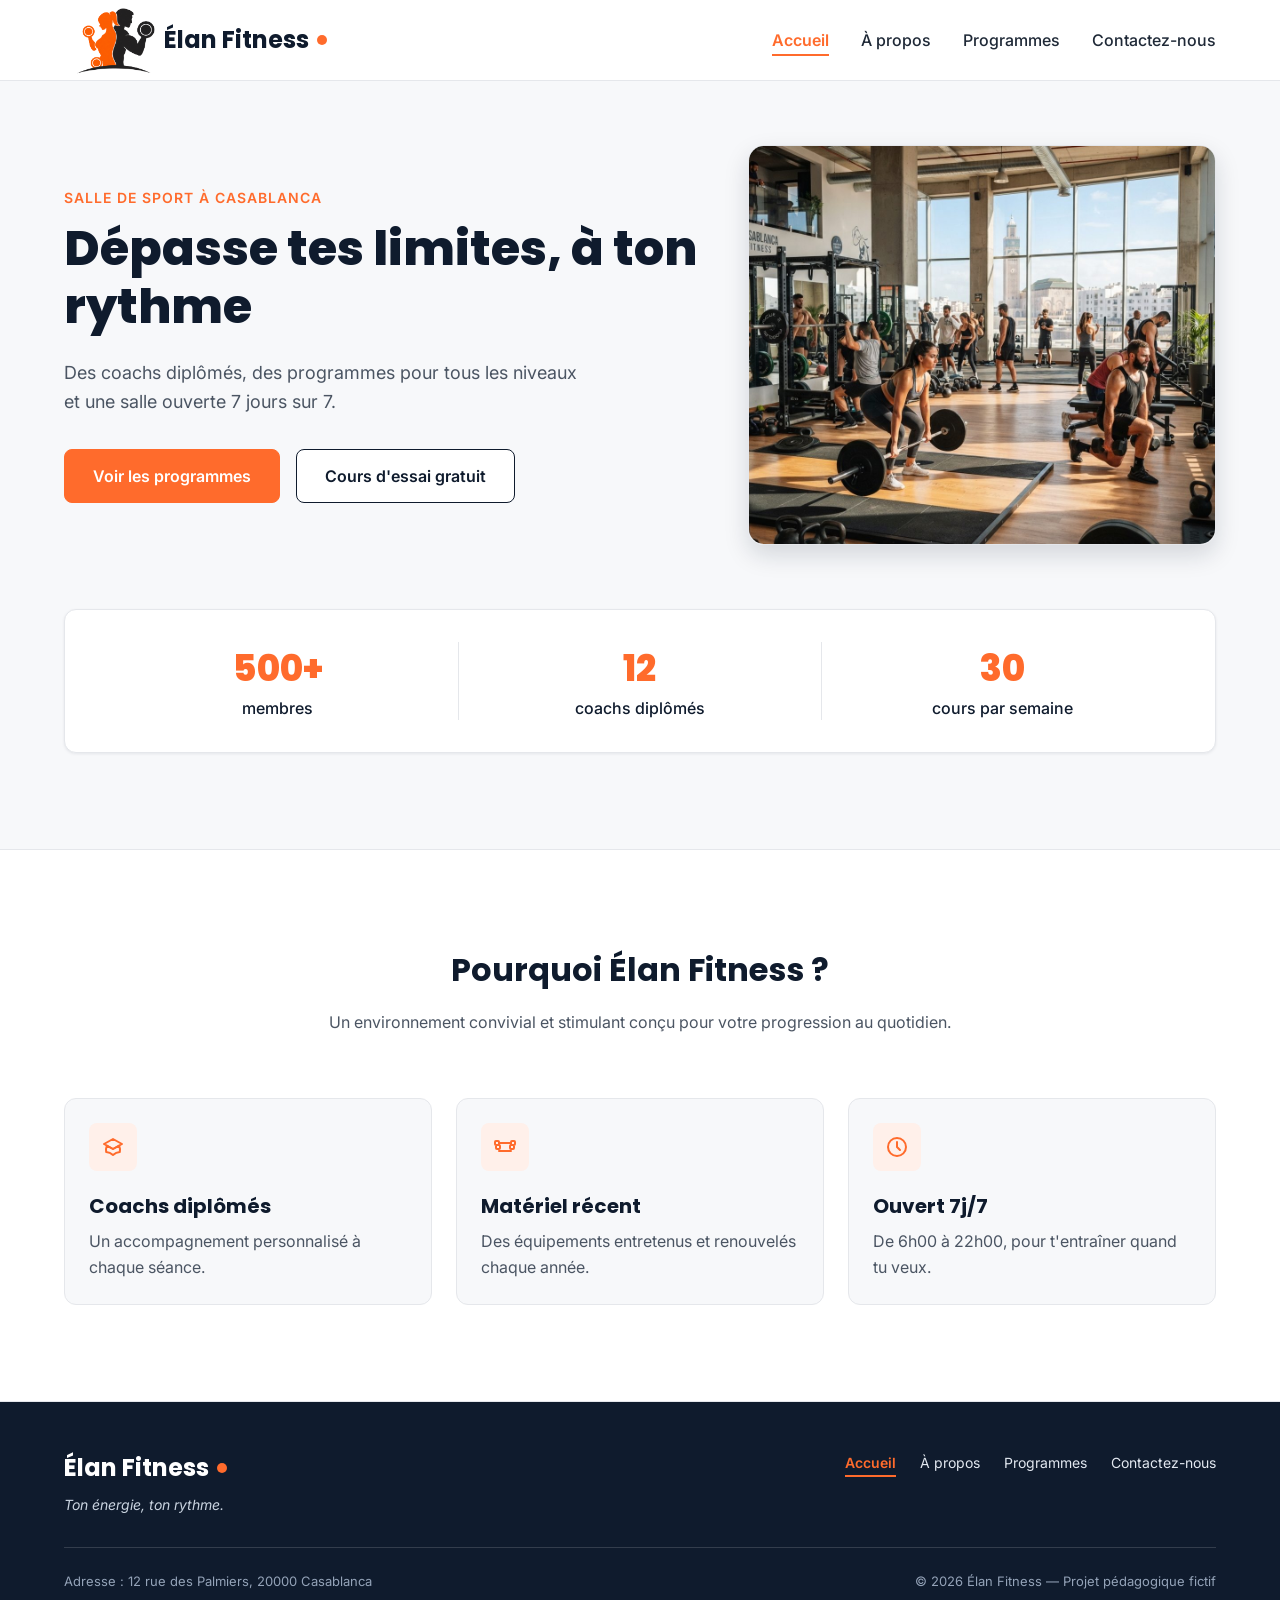
<file: Dy2 3 4 5/index.html>
<!DOCTYPE html>
<html lang="fr">

<head>
  <meta charset="UTF-8">
  <meta name="viewport" content="width=device-width, initial-scale=1">
  <meta name="description"
    content="Élan Fitness, salle de sport à Casablanca : musculation, yoga, cardio et boxe fitness avec des coachs diplômés. Réservez votre cours d'essai gratuit.">
  <title>Élan Fitness | Salle de sport à Casablanca</title>

  <link rel="preconnect" href="https://fonts.googleapis.com">
  <link rel="preconnect" href="https://fonts.gstatic.com" crossorigin>
  <link
    href="https://fonts.googleapis.com/css2?family=Inter:wght@400;500;600&family=Poppins:wght@600;700;800&display=swap"
    rel="stylesheet">

  <link rel="stylesheet" href="style.css">
</head>

<body>

  <header class="en-tete">
    <div class="conteneur en-tete-contenu">
      <a href="#accueil" class="logo"><img src="img/ChatGPT Image 9 oct. 2026, 14_54_00.png" alt="">Élan Fitness</a>


      <nav aria-label="Navigation principale">
        <img src="img/icone-coach.svg" alt="">
        <ul class="menu">
          <li><a href="#accueil" class="lien-actif">Accueil</a></li>
          <li><a href="a-propos.html">À propos</a></li>
          <li><a href="program.html">Programmes</a></li>
          <li><a href="contactez-nous.html">Contactez-nous</a></li>
        </ul>
      </nav>
    </div>
  </header>

  <main>

    <section id="accueil" class="hero">
      <div class="conteneur">

        <div class="hero-contenu">
          <div class="hero-texte">
            <p class="sur-titre">Salle de sport à Casablanca</p>
            <h1>Dépasse tes limites, à ton rythme</h1>
            <p class="hero-description">
              Des coachs diplômés, des programmes pour tous les niveaux et une salle ouverte 7 jours sur 7.
            </p>
            <div class="boutons">
              <a href="#programmes" class="bouton bouton-principal">Voir les programmes</a>
              <a href="#contact" class="bouton bouton-secondaire">Cours d'essai gratuit</a>
            </div>
          </div>

          <img class="hero-image" src="img/hero.jpg"
            alt="Des personnes s'entraînent dans une salle de sport lumineuse à Casablanca">
        </div>

        <div class="chiffres">
          <div class="chiffre">
            <p class="chiffre-nombre">500+</p>
            <p>membres</p>
          </div>
          <div class="chiffre">
            <p class="chiffre-nombre">12</p>
            <p>coachs diplômés</p>
          </div>
          <div class="chiffre">
            <p class="chiffre-nombre">30</p>
            <p>cours par semaine</p>
          </div>
        </div>

      </div>
    </section>

    <section class="section section-blanche">
      <div class="conteneur">

        <div class="section-titre">
          <h2>Pourquoi Élan Fitness ?</h2>
          <p>Un environnement convivial et stimulant conçu pour votre progression au quotidien.</p>
        </div>

        <div class="cartes">
          <article class="carte carte-avantage">
            <div class="icone"><img src="img/icone-coach.svg" alt=""></div>
            <h3>Coachs diplômés</h3>
            <p>Un accompagnement personnalisé à chaque séance.</p>
          </article>

          <article class="carte carte-avantage">
            <div class="icone"><img src="img/icone-materiel.svg" alt=""></div>
            <h3>Matériel récent</h3>
            <p>Des équipements entretenus et renouvelés chaque année.</p>
          </article>

          <article class="carte carte-avantage">
            <div class="icone"><img src="img/icone-horloge.svg" alt=""></div>
            <h3>Ouvert 7j/7</h3>
            <p>De 6h00 à 22h00, pour t'entraîner quand tu veux.</p>
          </article>
        </div>

      </div>
    </section>



  </main>

  <footer class="pied-de-page">
    <div class="conteneur">

      <div class="pied-haut">
        <div>
          <p class="logo logo-clair">Élan Fitness</p>
          <p class="slogan">Ton énergie, ton rythme.</p>
        </div>

        <nav aria-label="Navigation du pied de page">
          <ul class="menu menu-pied">
            <li><a href="#accueil" class="lien-actif">Accueil</a></li>
            <li><a href="a-propos.html">À propos</a></li>
            <li><a href="program.html">Programmes</a></li>
            <li><a href="contactez-nous.html">Contactez-nous</a></li>
          </ul>
        </nav>
      </div>

      <div class="pied-bas">
        <p>Adresse : 12 rue des Palmiers, 20000 Casablanca</p>
        <p>&copy; 2026 Élan Fitness — Projet pédagogique fictif</p>
      </div>

    </div>
  </footer>

</body>

</html>
</file>
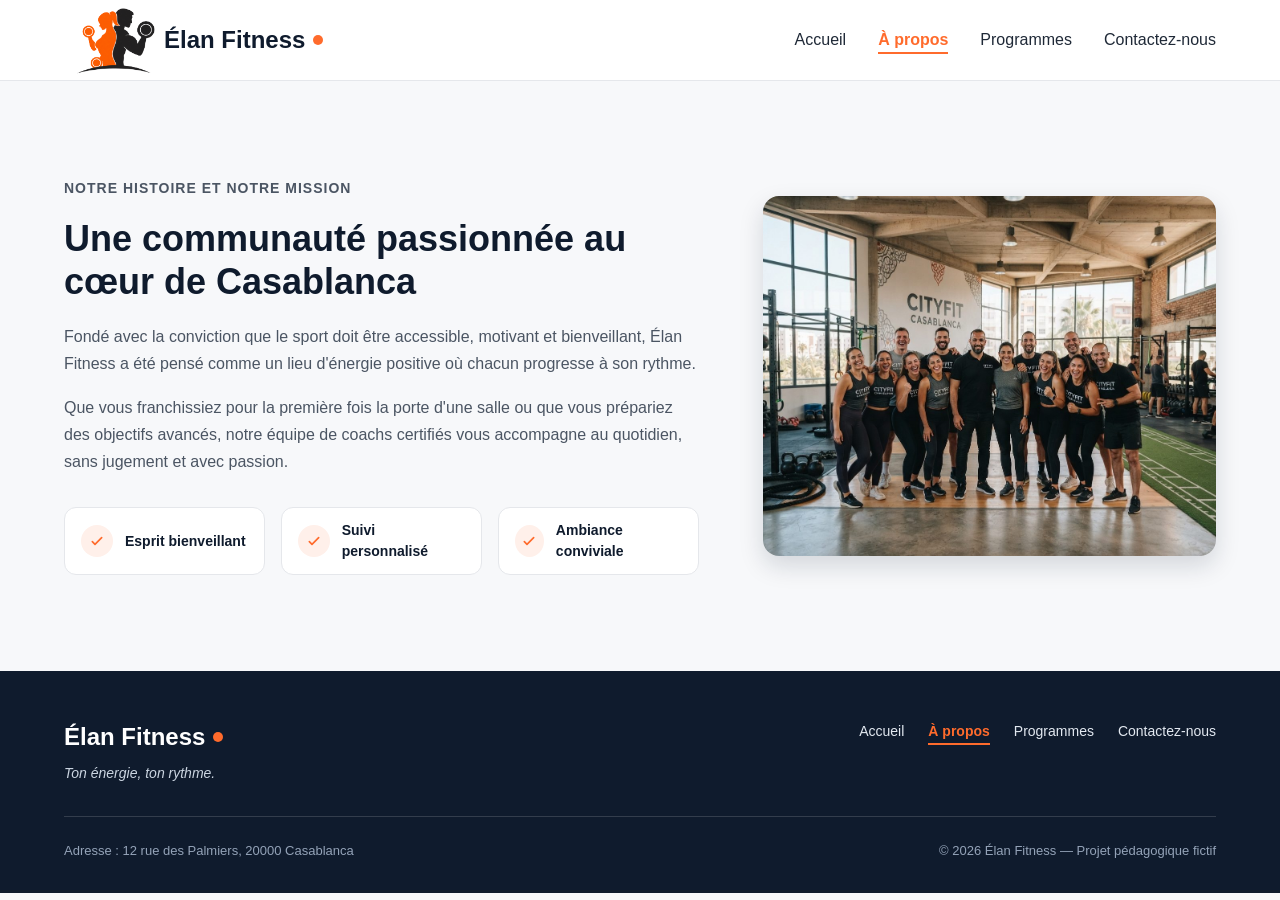
<file: Dy2 3 4 5/a-propos.html>
<!DOCTYPE html>
<html lang="en">

<head>
    <meta charset="UTF-8">
    <meta name="viewport" content="width=device-width, initial-scale=1.0">
    <link rel="stylesheet" href="style.css">
    <title>Document</title>
</head>

<body>
    <header class="en-tete">
        <div class="conteneur en-tete-contenu">
            <a href="index.html" class="logo"><img src="img/ChatGPT Image 9 oct. 2026, 14_54_00.png" alt="">Élan Fitness</a>


            <nav aria-label="Navigation principale">
                <img src="img/icone-coach.svg" alt="">

                <ul class="menu">
                    <li><a href="index.html">Accueil</a></li>
                    <li><a href="a-propos.html" class="lien-actif">À propos</a></li>
                    <li><a href="program.html">Programmes</a></li>
                    <li><a href="contactez-nous.html">Contactez-nous</a></li>
                </ul>
            </nav>
        </div>
    </header>
    <main>

        <section id="a-propos" class="section">
            <div class="conteneur apropos-contenu">

                <div class="apropos-texte">
                    <p class="sur-titre">Notre histoire et notre mission</p>
                    <h2>Une communauté passionnée au cœur de Casablanca</h2>
                    <p>
                        Fondé avec la conviction que le sport doit être accessible, motivant et bienveillant,
                        Élan Fitness a été pensé comme un lieu d'énergie positive où chacun progresse à son rythme.
                    </p>
                    <p>
                        Que vous franchissiez pour la première fois la porte d'une salle ou que vous prépariez des
                        objectifs avancés, notre équipe de coachs certifiés vous accompagne au quotidien, sans
                        jugement et avec passion.
                    </p>

                    <ul class="valeurs">
                        <li class="valeur">
                            <div class="icone icone-petite"><img src="img/icone-check.svg" alt=""></div>
                            <span>Esprit bienveillant</span>
                        </li>
                        <li class="valeur">
                            <div class="icone icone-petite"><img src="img/icone-check.svg" alt=""></div>
                            <span>Suivi personnalisé</span>
                        </li>
                        <li class="valeur">
                            <div class="icone icone-petite"><img src="img/icone-check.svg" alt=""></div>
                            <span>Ambiance conviviale</span>
                        </li>
                    </ul>
                </div>

                <img class="apropos-image" src="img/equipe.jpg"
                    alt="L'équipe de coachs d'Élan Fitness réunie dans la salle">

            </div>
        </section>
    </main>

    <footer class="pied-de-page">
        <div class="conteneur">

            <div class="pied-haut">
                <div>
                    <p class="logo logo-clair">Élan Fitness</p>
                    <p class="slogan">Ton énergie, ton rythme.</p>
                </div>

                <nav aria-label="Navigation du pied de page">
                    <ul class="menu menu-pied">
                        <li><a href="index.html">Accueil</a></li>
                        <li><a href="a-propos.html" class="lien-actif">À propos</a></li>
                        <li><a href="program.html">Programmes</a></li>
                        <li><a href="contactez-nous">Contactez-nous</a></li>
                    </ul>
                </nav>
            </div>

            <div class="pied-bas">
                <p>Adresse : 12 rue des Palmiers, 20000 Casablanca</p>
                <p>&copy; 2026 Élan Fitness — Projet pédagogique fictif</p>
            </div>

        </div>
    </footer>
</body>

</html>
</file>
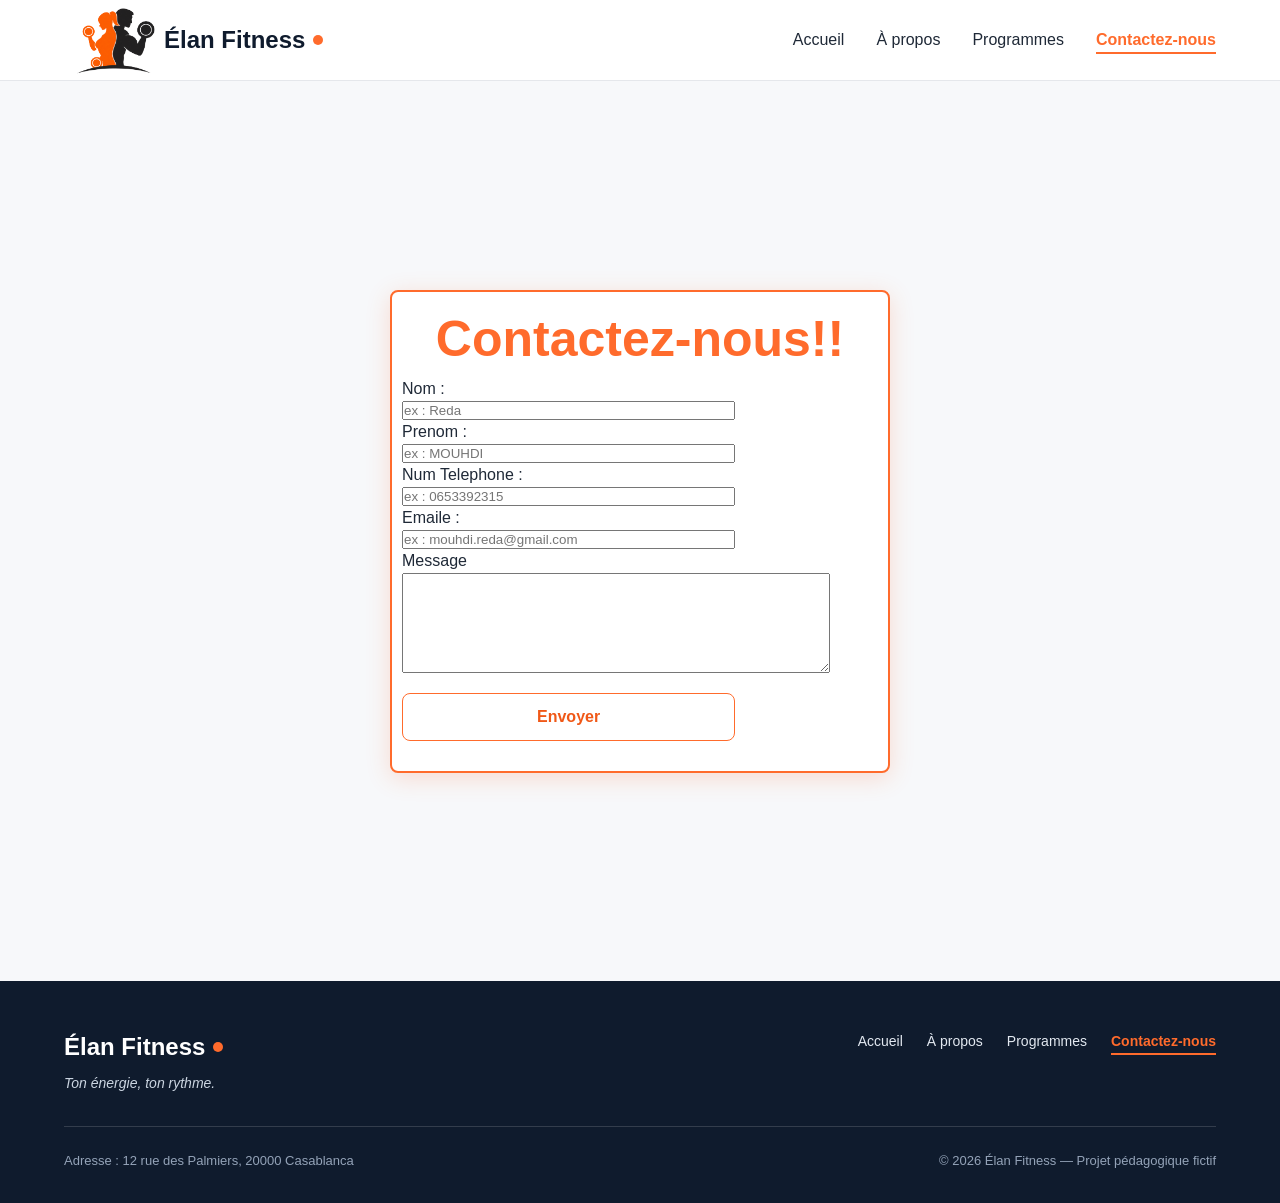
<file: Dy2 3 4 5/contactez-nous.html>
<!DOCTYPE html>
<html lang="en">

<head>
    <meta charset="UTF-8">
    <meta name="viewport" content="width=device-width, initial-scale=1.0">
    <link rel="stylesheet" href="style.css">
    <title>Document</title>
</head>

<body>
    <header class="en-tete">
        <div class="conteneur en-tete-contenu">
            <a href="index.html" class="logo"><img src="img/ChatGPT Image 9 oct. 2026, 14_54_00.png" alt="">Élan Fitness</a>


            <nav aria-label="Navigation principale">
                <img src="img/icone-coach.svg" alt="">

                <ul class="menu">
                    <li><a href="index.html">Accueil</a></li>
                    <li><a href="a-propos.html">À propos</a></li>
                    <li><a href="program.html">Programmes</a></li>
                    <li><a href="contactez-nous.html" class="lien-actif">Contactez-nous</a></li>
                </ul>
            </nav>
        </div>
    </header>
    <div>
        <div class="contact-nous">
            <form action="index.html" class="contact-form formule-populaire">
                <h1>Contactez-nous!!</h1>
                <label for="non" aria-required="true">Nom :</label>
                <input type="text" id="non" placeholder="ex : Reda" required>

                <label for="pnom">Prenom :</label>
                <input type="text" id="pnom" placeholder="ex : MOUHDI" required>

                <label for="phone">Num Telephone :</label>
                <input type="tel" id="phone" placeholder="ex : 0653392315" pattern="[0](5|6|7)[0-9]{8}" required>

                <label for="email">Emaile :</label>
                <input type="text" id="email" placeholder="ex : mouhdi.reda@gmail.com" required>

                <label for="massage">Message</label>
                <textarea id="massage" required></textarea>

                <input id="btn" class="bouton bouton-secondaire" type="submit" value="Envoyer">
            </form>
        </div>
    </div>
    <footer class="pied-de-page">
        <div class="conteneur">

            <div class="pied-haut">
                <div>
                    <p class="logo logo-clair">Élan Fitness</p>
                    <p class="slogan">Ton énergie, ton rythme.</p>
                </div>

                <nav aria-label="Navigation du pied de page">
                    <ul class="menu menu-pied">
                        <li><a href="#accueil">Accueil</a></li>
                        <li><a href="a-propos.html">À propos</a></li>
                        <li><a href="program.html">Programmes</a></li>
                        <li><a href="contactez-nous.html" class="lien-actif">Contactez-nous</a></li>
                    </ul>
                </nav>
            </div>

            <div class="pied-bas">
                <p>Adresse : 12 rue des Palmiers, 20000 Casablanca</p>
                <p>&copy; 2026 Élan Fitness — Projet pédagogique fictif</p>
            </div>

        </div>
    </footer>
</body>

</html>
</file>
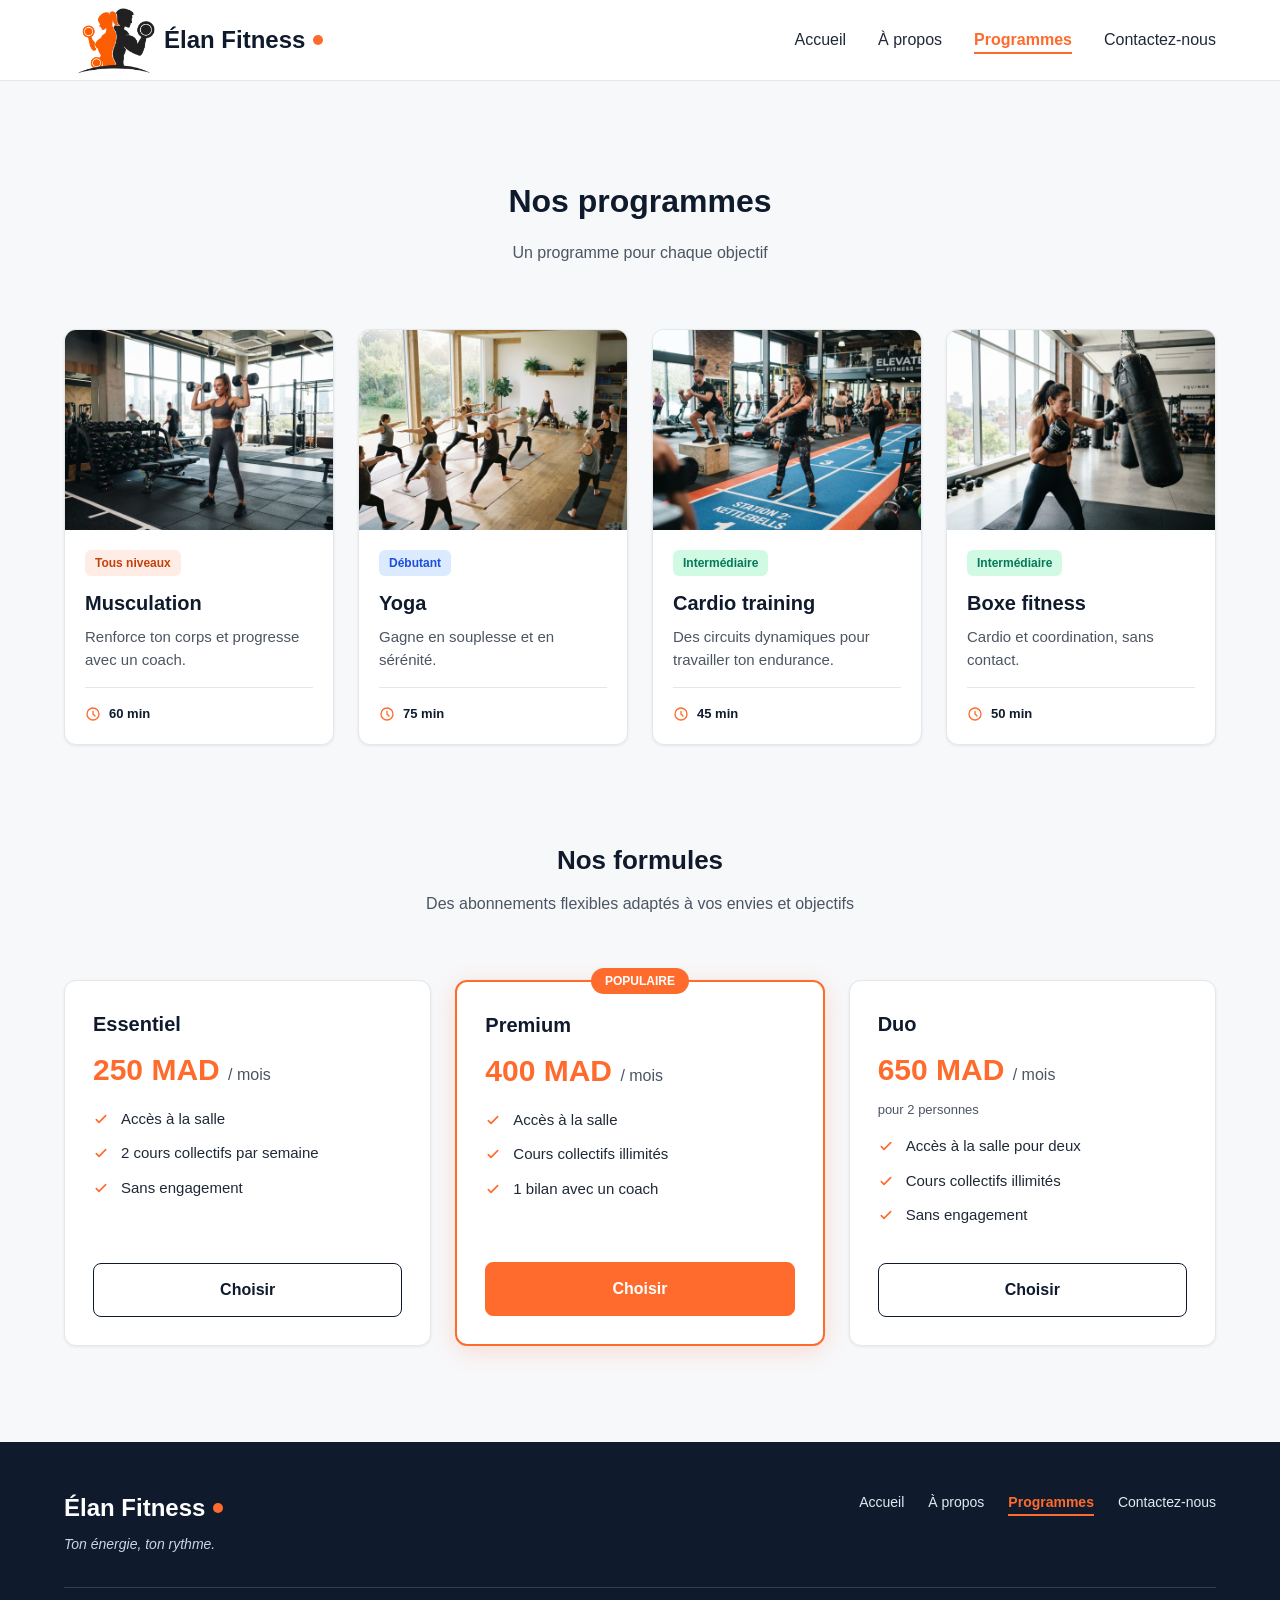
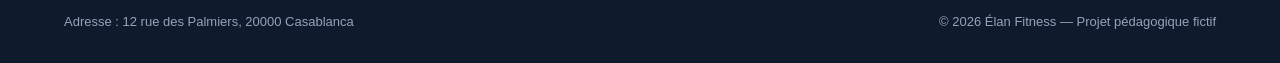
<file: Dy2 3 4 5/program.html>
<!DOCTYPE html>
<html lang="en">

<head>
    <meta charset="UTF-8">
    <meta name="viewport" content="width=device-width, initial-scale=1.0">
    <title>Document</title>
    <link rel="stylesheet" href="style.css">
</head>

<body>
    <header class="en-tete">
        <div class="conteneur en-tete-contenu">
            <a href="index.html" class="logo"><img src="img/ChatGPT Image 9 oct. 2026, 14_54_00.png" alt="">Élan Fitness</a>

            <nav aria-label="Navigation principale">
                <img src="img/icone-coach.svg" alt="">

                <ul class="menu">
                    <li><a href="index.html">Accueil</a></li>
                    <li><a href="a-propos.html">À propos</a></li>
                    <li><a href="program.html" class="lien-actif">Programmes</a></li>
                    <li><a href="contactez-nous.html">Contactez-nous</a></li>
                </ul>
            </nav>
        </div>
    </header>
    <main>
    <section id="programmes" class="section">
        <div class="conteneur">

            <div class="section-titre">
                <h2>Nos programmes</h2>
                <p>Un programme pour chaque objectif</p>
            </div>

            <div class="cartes">

                <article class="carte carte-programme">
                    <img src="img/musculation.jpg" alt="Une sportive soulève des haltères dans l'espace musculation">
                    <div class="programme-corps">
                        <span class="etiquette etiquette-orange">Tous niveaux</span>
                        <h3>Musculation</h3>
                        <p>Renforce ton corps et progresse avec un coach.</p>
                        <p class="duree"><img src="img/icone-duree.svg" alt="">60 min</p>
                    </div>
                </article>

                <article class="carte carte-programme">
                    <img src="img/yoga.jpg" alt="Un groupe pratique le yoga sur des tapis dans une salle lumineuse">
                    <div class="programme-corps">
                        <span class="etiquette etiquette-bleue">Débutant</span>
                        <h3>Yoga</h3>
                        <p>Gagne en souplesse et en sérénité.</p>
                        <p class="duree"><img src="img/icone-duree.svg" alt="">75 min</p>
                    </div>
                </article>

                <article class="carte carte-programme">
                    <img src="img/cardio.jpg"
                        alt="Des sportifs suivent un circuit de cardio training avec des kettlebells">
                    <div class="programme-corps">
                        <span class="etiquette etiquette-verte">Intermédiaire</span>
                        <h3>Cardio training</h3>
                        <p>Des circuits dynamiques pour travailler ton endurance.</p>
                        <p class="duree"><img src="img/icone-duree.svg" alt="">45 min</p>
                    </div>
                </article>

                <article class="carte carte-programme">
                    <img src="img/boxe.jpg" alt="Une sportive frappe un sac de frappe pendant un cours de boxe fitness">
                    <div class="programme-corps">
                        <span class="etiquette etiquette-verte">Intermédiaire</span>
                        <h3>Boxe fitness</h3>
                        <p>Cardio et coordination, sans contact.</p>
                        <p class="duree"><img src="img/icone-duree.svg" alt="">50 min</p>
                    </div>
                </article>

            </div>

            <div class="formules">

                <div class="section-titre">
                    <h3>Nos formules</h3>
                    <p>Des abonnements flexibles adaptés à vos envies et objectifs</p>
                </div>

                <div class="cartes">

                    <article class="carte formule">
                        <h4>Essentiel</h4>
                        <p class="prix">250 MAD <span>/ mois</span></p>
                        <ul class="formule-liste">
                            <li>Accès à la salle</li>
                            <li>2 cours collectifs par semaine</li>
                            <li>Sans engagement</li>
                        </ul>
                        <a href="#contact" class="bouton bouton-secondaire">Choisir</a>
                    </article>

                    <article class="carte formule formule-populaire">
                        <p class="badge-populaire">Populaire</p>
                        <h4>Premium</h4>
                        <p class="prix">400 MAD <span>/ mois</span></p>
                        <ul class="formule-liste">
                            <li>Accès à la salle</li>
                            <li>Cours collectifs illimités</li>
                            <li>1 bilan avec un coach</li>
                        </ul>
                        <a href="#contact" class="bouton bouton-principal">Choisir</a>
                    </article>

                    <article class="carte formule">
                        <h4>Duo</h4>
                        <p class="prix">650 MAD <span>/ mois</span></p>
                        <p class="prix-note">pour 2 personnes</p>
                        <ul class="formule-liste">
                            <li>Accès à la salle pour deux</li>
                            <li>Cours collectifs illimités</li>
                            <li>Sans engagement</li>
                        </ul>
                        <a href="#contact" class="bouton bouton-secondaire">Choisir</a>
                    </article>

                </div>
            </div>

        </div>
    </section>
    <main>


        <footer class="pied-de-page">
            <div class="conteneur">

                <div class="pied-haut">
                    <div>
                        <p class="logo logo-clair">Élan Fitness</p>
                        <p class="slogan">Ton énergie, ton rythme.</p>
                    </div>

                    <nav aria-label="Navigation du pied de page">
                        <ul class="menu menu-pied">
                            <li><a href="#accueil">Accueil</a></li>
                            <li><a href="a-propos.html">À propos</a></li>
                            <li><a href="program.html" class="lien-actif">Programmes</a></li>
                            <li><a href="contactez-nous.html">Contactez-nous</a></li>
                        </ul>
                    </nav>
                </div>

                <div class="pied-bas">
                    <p>Adresse : 12 rue des Palmiers, 20000 Casablanca</p>
                    <p>&copy; 2026 Élan Fitness — Projet pédagogique fictif</p>
                </div>

            </div>
        </footer>
</body>

</html>
</file>
<file: Dy2 3 4 5/style.css>
* {
  box-sizing: border-box;
  margin: 0;
  padding: 0;
}

html {
  scroll-behavior: smooth;
}

body {
  font-family: 'Inter', Arial, sans-serif;
  font-size: 16px;
  line-height: 1.5;
  color: #1F2937;
  background-color: #F7F8FA;
}

h1,
h2,
h3,
h4 {
  font-family: 'Poppins', Arial, sans-serif;
  color: #0F1B2D;
}

a {
  color: inherit;
  text-decoration: none;
}

ul {
  list-style: none;
}

img {
  display: block;
  max-width: 100%;
}

a:focus-visible,
button:focus-visible {
  outline: 3px solid #FF6B2C;
  outline-offset: 2px;
}

.conteneur {
  width: 100%;
  max-width: 1200px;
  margin: 0 auto;
  padding: 0 24px;
}

.section {
  padding: 96px 0;
}

.section-blanche {
  background-color: #FFFFFF;
  border-top: 1px solid #E5E7EB;
  border-bottom: 1px solid #E5E7EB;
}

.section-titre {
  max-width: 640px;
  margin: 0 auto 64px;
  text-align: center;
}

.section-titre h2 {
  font-size: 32px;
  margin-bottom: 16px;
}

.section-titre h3 {
  font-size: 26px;
  margin-bottom: 12px;
}

.section-titre p {
  color: #4B5563;
}

.sur-titre {
  font-size: 14px;
  font-weight: 600;
  color: #FF6B2C;
  text-transform: uppercase;
  letter-spacing: 1px;
  margin-bottom: 12px;
}

.bouton {
  display: inline-block;
  padding: 14px 28px;
  border-radius: 8px;
  font-size: 16px;
  font-weight: 600;
  text-align: center;
  cursor: pointer;
}

.bouton-principal {
  background-color: #FF6B2C;
  border: 1px solid #FF6B2C;
  color: #FFFFFF;
}

.bouton-principal:hover {
  background-color: #F05817;
}

.bouton-secondaire {
  background-color: #FFFFFF;
  border: 1px solid #0F1B2D;
  color: #0F1B2D;
}

.bouton-secondaire:hover {
  background-color: #F3F4F6;
}

.cartes {
  display: flex;
  gap: 24px;
}

.carte {
  flex: 1;
  background-color: #FFFFFF;
  border: 1px solid #E5E7EB;
  border-radius: 12px;
  box-shadow: 0 1px 3px rgba(15, 27, 45, 0.08);
}

.icone {
  width: 48px;
  height: 48px;
  background-color: #FFF0EA;
  border-radius: 8px;
  display: flex;
  align-items: center;
  justify-content: center;
}

.icone img {
  width: 24px;
  height: 24px;
}

.icone-petite {
  width: 32px;
  height: 32px;
  border-radius: 50%;
}

.icone-petite img {
  width: 16px;
  height: 16px;
}

.en-tete {
  position: sticky;
  top: 0;
  z-index: 10;
  background-color: #FFFFFF;
  border-bottom: 1px solid #E5E7EB;
}

.en-tete-contenu {
  height: 80px;
  display: flex;
  align-items: center;
  justify-content: space-between;
}

.logo {
  display: flex;
  align-items: center;
  font-family: 'Poppins', Arial, sans-serif;
  font-size: 24px;
  font-weight: 700;
  color: #0F1B2D;
}

.logo img{
  box-sizing: content-box;
  height: 80px;
}

.logo::after {
  content: "";
  width: 10px;
  height: 10px;
  margin-left: 8px;
  background-color: #FF6B2C;
  border-radius: 50%;
}

.menu {
  display: flex;
  gap: 32px;
}

.conteneur>nav img {
  height: 25px;
  display: none;
}

.menu a {
  font-weight: 500;
  padding-bottom: 4px;
  border-bottom: 2px solid transparent;
}

.menu a:hover {
  color: #FF6B2C;
}

.menu .lien-actif {
  color: #FF6B2C;
  font-weight: 600;
  border-bottom-color: #FF6B2C;
}

.hero {
  padding: 64px 0 96px;
}

.hero-contenu {
  display: flex;
  align-items: center;
  gap: 32px;
}

.hero-texte {
  flex: 7;
}

.hero-texte h1 {
  font-size: 48px;
  font-weight: 800;
  line-height: 1.2;
  margin-bottom: 24px;
}

.hero-description {
  max-width: 520px;
  font-size: 18px;
  line-height: 1.6;
  color: #4B5563;
  margin-bottom: 32px;
}

.boutons {
  display: flex;
  flex-wrap: wrap;
  gap: 16px;
}

.hero-image {
  flex: 5;
  min-width: 0;
  height: 400px;
  object-fit: cover;
  border-radius: 16px;
  border: 1px solid #E5E7EB;
  box-shadow: 0 10px 25px rgba(15, 27, 45, 0.15);
}

.chiffres {
  display: flex;
  margin-top: 64px;
  padding: 32px;
  background-color: #FFFFFF;
  border: 1px solid #E5E7EB;
  border-radius: 12px;
  box-shadow: 0 1px 3px rgba(15, 27, 45, 0.08);
}

.chiffre {
  flex: 1;
  text-align: center;
  font-weight: 500;
  color: #0F1B2D;
}

.chiffre+.chiffre {
  border-left: 1px solid #E5E7EB;
}

.chiffre-nombre {
  font-family: 'Poppins', Arial, sans-serif;
  font-size: 36px;
  font-weight: 800;
  color: #FF6B2C;
}

.carte-avantage {
  padding: 24px;
  background-color: #F7F8FA;
  box-shadow: none;
}

.carte-avantage .icone {
  margin-bottom: 20px;
}

.carte-avantage h3 {
  font-size: 20px;
  margin-bottom: 8px;
}

.carte-avantage p {
  color: #4B5563;
  line-height: 1.6;
}

.apropos-contenu {
  display: flex;
  align-items: center;
  gap: 64px;
}

.apropos-texte {
  flex: 7;
}

.apropos-texte h2 {
  font-size: 36px;
  line-height: 1.2;
  margin-bottom: 20px;
}

.apropos-texte p {
  color: #4B5563;
  line-height: 1.7;
  margin-bottom: 16px;
}

.valeurs {
  display: flex;
  gap: 16px;
  margin-top: 32px;
}

.valeur {
  flex: 1;
  display: flex;
  align-items: center;
  gap: 12px;
  padding: 12px 16px;
  background-color: #FFFFFF;
  border: 1px solid #E5E7EB;
  border-radius: 12px;
  font-family: 'Poppins', Arial, sans-serif;
  font-size: 14px;
  font-weight: 600;
  color: #0F1B2D;
}

.apropos-image {
  flex: 5;
  min-width: 0;
  height: 360px;
  object-fit: cover;
  border-radius: 16px;
  box-shadow: 0 10px 25px rgba(15, 27, 45, 0.15);
}

.carte-programme {
  display: flex;
  flex-direction: column;
  overflow: hidden;
}

.carte-programme>img {
  width: 100%;
  height: 200px;
  object-fit: cover;
}

.programme-corps {
  flex: 1;
  display: flex;
  flex-direction: column;
  padding: 20px;
}

.programme-corps h3 {
  font-size: 20px;
  margin-bottom: 8px;
}

.programme-corps p {
  font-size: 15px;
  color: #4B5563;
}

.etiquette {
  align-self: flex-start;
  padding: 4px 10px;
  margin-bottom: 12px;
  border-radius: 6px;
  font-size: 12px;
  font-weight: 600;
}

.etiquette-orange {
  background-color: #FFEDE5;
  color: #C2410C;
}

.etiquette-bleue {
  background-color: #DBEAFE;
  color: #1D4ED8;
}

.etiquette-verte {
  background-color: #D1FAE5;
  color: #047857;
}

.programme-corps .duree {
  display: flex;
  align-items: center;
  gap: 8px;
  margin-top: auto;
  padding-top: 16px;
  border-top: 1px solid #E5E7EB;
  font-size: 13px;
  font-weight: 600;
  color: #0F1B2D;
}

.programme-corps h3+p {
  margin-bottom: 16px;
}

.duree img {
  width: 16px;
  height: 16px;
}

.formules {
  margin-top: 96px;
}

.formule {
  position: relative;
  display: flex;
  flex-direction: column;
  padding: 28px;
}

.formule h4 {
  font-size: 20px;
}

.prix {
  margin: 8px 0 16px;
  font-family: 'Poppins', Arial, sans-serif;
  font-size: 30px;
  font-weight: 800;
  color: #FF6B2C;
}

.prix span {
  font-family: 'Inter', Arial, sans-serif;
  font-size: 16px;
  font-weight: 500;
  color: #4B5563;
}

.prix-note {
  margin: -8px 0 16px;
  font-size: 13px;
  color: #4B5563;
}

.formule-liste {
  flex: 1;
  margin-bottom: 24px;
}

.formule-liste li {
  padding-left: 28px;
  margin-bottom: 12px;
  font-size: 15px;
  background-image: url('img/icone-check.svg');
  background-repeat: no-repeat;
  background-position: left center;
  background-size: 16px;
}

.formule .bouton {
  display: block;
}

.formule-populaire {
  border: 2px solid #FF6B2C;
  box-shadow: 0 5px 25px rgba(255, 107, 44, 0.2);
}

.badge-populaire {
  position: absolute;
  top: -14px;
  left: 50%;
  transform: translateX(-50%);
  padding: 4px 14px;
  background-color: #FF6B2C;
  border-radius: 999px;
  font-size: 12px;
  font-weight: 700;
  text-transform: uppercase;
  color: #FFFFFF;
}

.pied-de-page {
  padding: 48px 0 32px;
  background-color: #0F1B2D;
  color: #FFFFFF;
}

.pied-haut {
  display: flex;
  justify-content: space-between;
  align-items: flex-start;
  padding-bottom: 32px;
  border-bottom: 1px solid rgba(255, 255, 255, 0.15);
}

.logo-clair {
  color: #FFFFFF;
}

.slogan {
  margin-top: 8px;
  font-size: 14px;
  font-style: italic;
  color: #CBD5E1;
}

.menu-pied {
  gap: 24px;
}

.menu-pied a {
  font-size: 14px;
  font-weight: 400;
  color: #E2E8F0;
}

.pied-bas {
  display: flex;
  justify-content: space-between;
  margin-top: 24px;
  font-size: 13px;
  color: #94A3B8;
}

.contact-nous {
  display: flex;
  justify-content: center;
  align-items: center;
  height: 100vh;
}

.contact-form h1 {
  text-align: center;
  font-size: 50px;
  color: #FF6B2C;
}

.contact-form {
  padding: 10px;
  width: 500px;
  background-color: #FFFFFF;
  border-radius: 8px;
}

.contact-form>input {
  display: flex;
  justify-self: self-end;
  width: 70%;
}

.contact-form>textarea {
  display: block;
  justify-self: center;
  width: 90%;
  height: 100px;
  border: 0 5px 0 0 solid rebeccapurple;
}

.contact-form>#btn {

  display: block;
  justify-self: center;
  margin-block: 20px;
  padding: 14px 28px;
  border-radius: 8px;
  font-size: 16px;
  font-weight: 600;
  text-align: center;
  cursor: pointer;

  background-color: #FFFFFF;
  border: 1px solid #FF6B2C;
  color: #F05817;
}

.contact-form>#btn:hover {
  background-color: #F05817;
  color: #FFFFFF;

}


@media screen and (max-width : 770px) {
  body {
    width: 100vh;
    zoom: 100%;
  }

  
  .en-tete {
    position: sticky;
    top: 0;
    z-index: 10;
    background-color: #d5c0b7;
    border-bottom: 1px solid #E5E7EB;
  }

  .en-tete-contenu {
    height: auto;
  }

  .conteneur>nav>ul {
    display: none;
  }

  .conteneur>nav img {
    height: 25px;
    display: block;
  }

  .conteneur nav:hover ul {
    display: flex;
    flex-direction: column;
    align-items: center;
    gap: 15px;
    padding: 5px;
    background-color: #E5E7EB;
    border-radius: 5px;
    position: absolute;
    padding-top: 30px;
    top: 53px;
    right: 20px;
  }

  
  .hero-contenu , .apropos-contenu  {
    display: flex;
    flex-direction: column;
  }

  .cartes{
    display: block;
  }
  .carte-programme{
    margin-bottom: 20px;
    height: 25%;
  }
  .carte-programme>img{
    height: auto;
  }

  .formules > .cartes{
    display: flex;
  }
}
</file>
